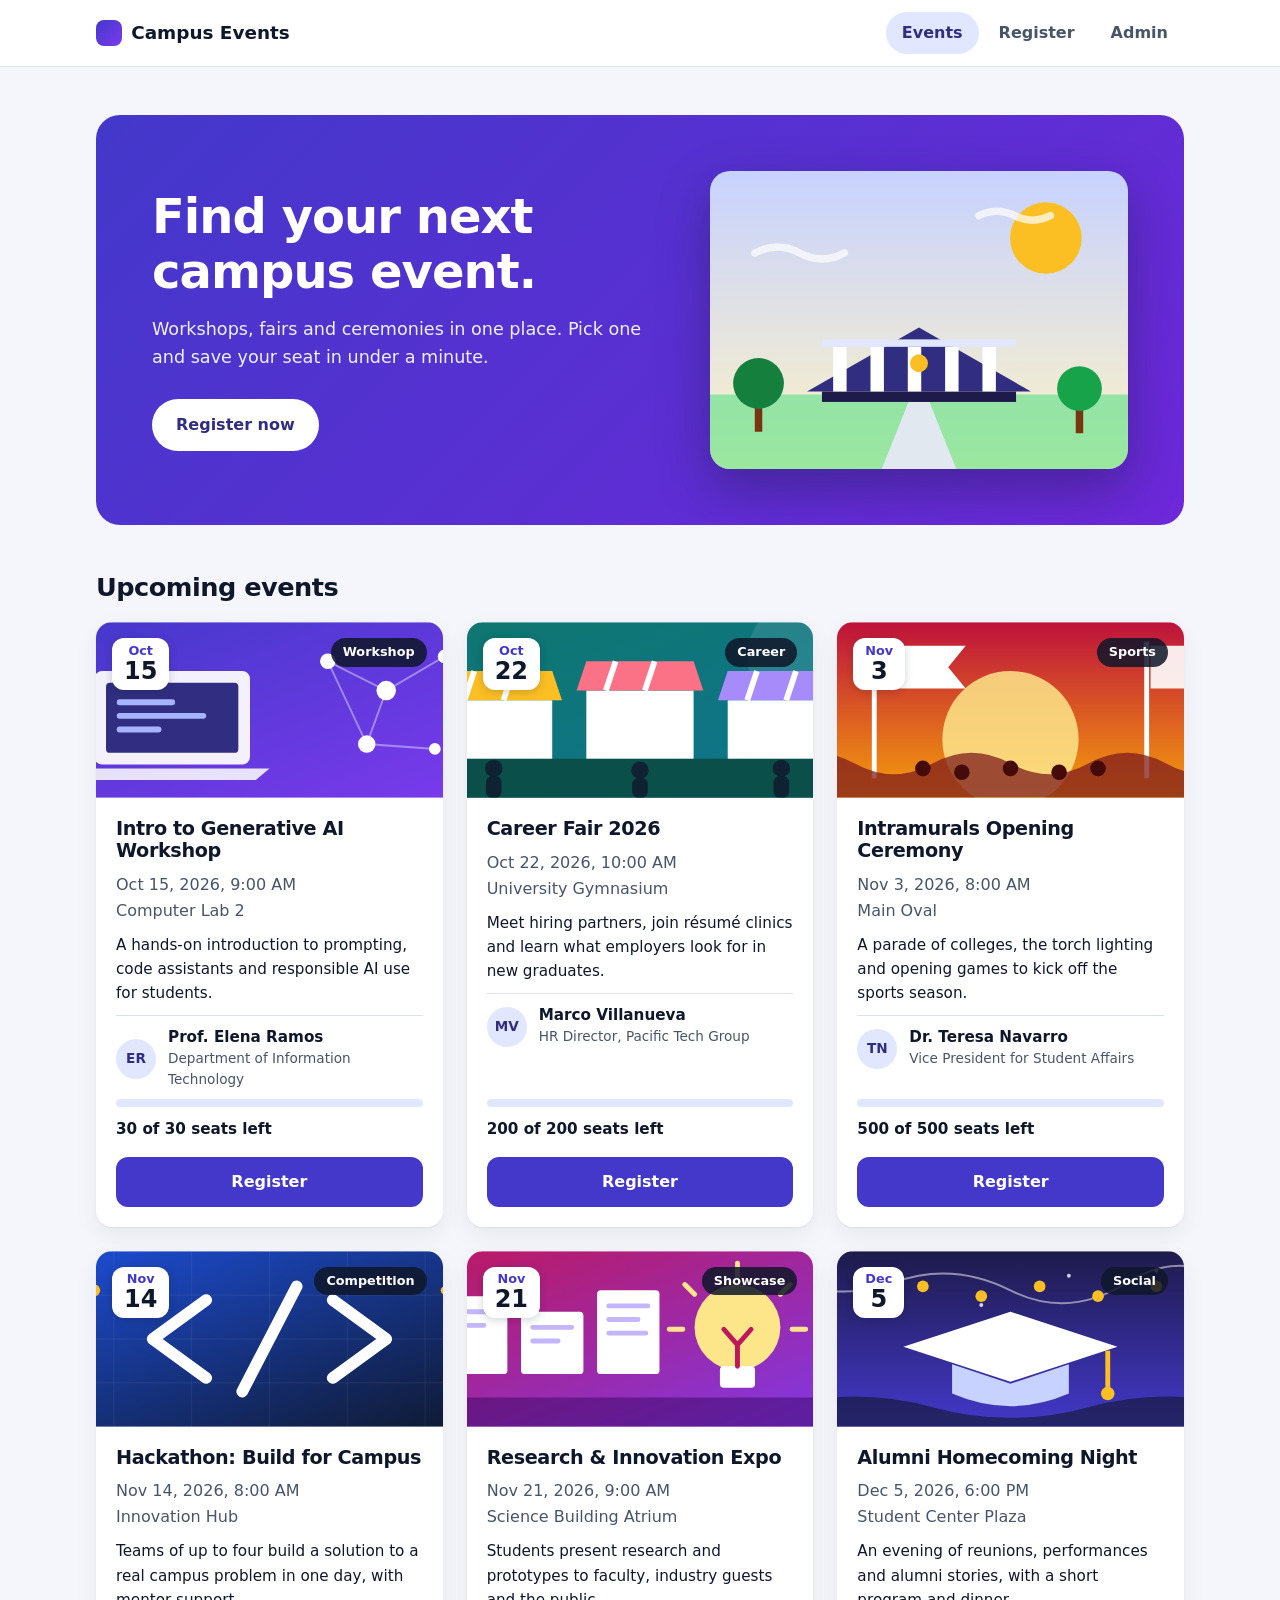
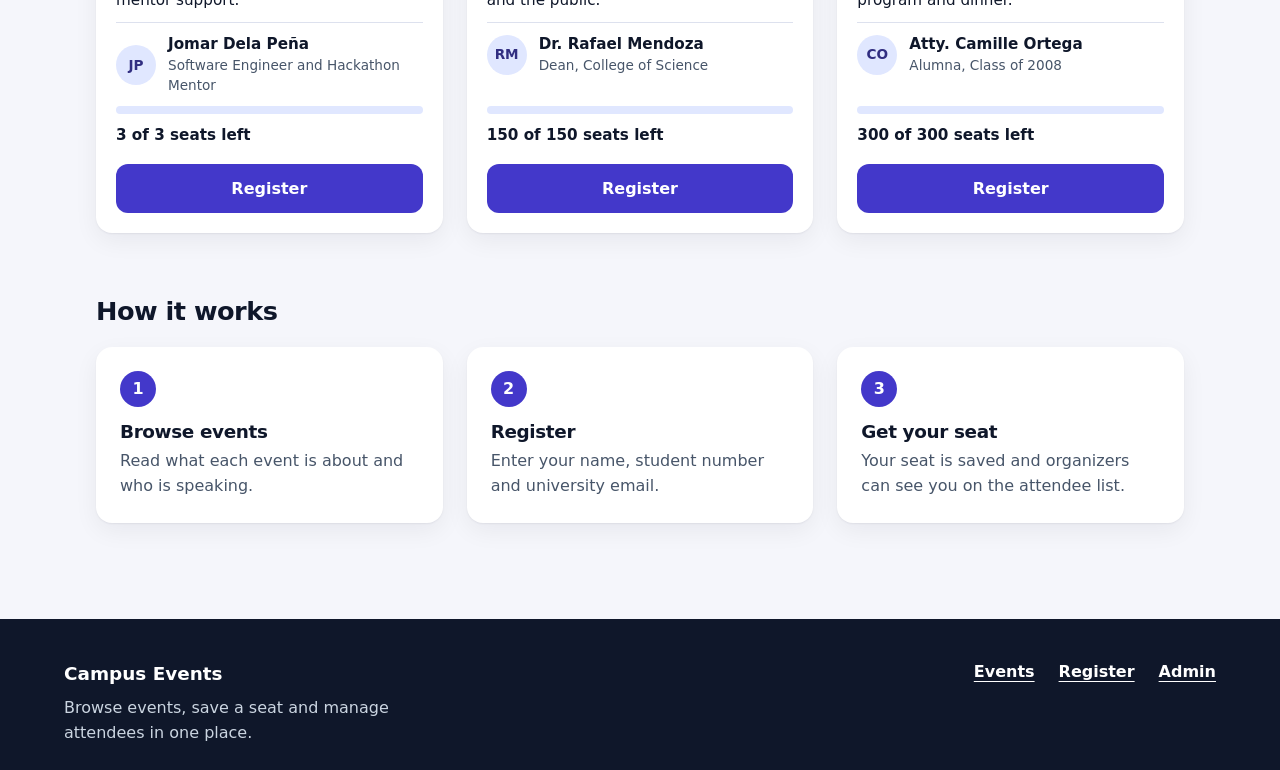
<file: campus-events-lab/repo/frontend/index.html>
<!DOCTYPE html>
<html lang="en">
<head>
  <meta charset="UTF-8">
  <meta name="viewport" content="width=device-width, initial-scale=1">
  <title>Upcoming events | Campus Events</title>
  <link rel="stylesheet" href="styles.css">
</head>
<body data-page="events">
  <a class="skip-link" href="#main-content">Skip to main content</a>
  <header class="site-header">
    <div class="bar">
      <a class="brand" href="index.html" aria-label="Campus Events home"><span class="logo" aria-hidden="true"></span>Campus Events</a>
      <nav aria-label="Primary"><ul><li><a href="index.html" aria-current="page">Events</a></li><li><a href="register.html">Register</a></li><li><a href="attendees.html">Admin</a></li></ul></nav>
    </div>
  </header>
  <main id="main-content">
    <section class="hero" aria-labelledby="page-title">
      <div class="hero-text">
        <h1 id="page-title">Find your next campus event.</h1>
        <p>Workshops, fairs and ceremonies in one place. Pick one and save your seat in under a minute.</p>
        <a class="cta" href="register.html">Register now</a>
      </div>
      <img src="images/hero.svg" alt="Illustration of a university building with columns, trees and a sunny sky">
    </section>
    <section aria-labelledby="catalog-title">
      <h2 id="catalog-title">Upcoming events</h2>
      <div id="event-list" class="event-grid" aria-live="polite"></div>
    </section>
    <section class="how" aria-labelledby="how-title">
      <h2 id="how-title">How it works</h2>
      <ol class="steps">
        <li><h3>Browse events</h3><p>Read what each event is about and who is speaking.</p></li>
        <li><h3>Register</h3><p>Enter your name, student number and university email.</p></li>
        <li><h3>Get your seat</h3><p>Your seat is saved and organizers can see you on the attendee list.</p></li>
      </ol>
    </section>
  </main>
  <footer class="site-footer">
    <div class="footer-inner">
      <div>
        <p class="footer-brand">Campus Events</p>
        <p>Browse events, save a seat and manage attendees in one place.</p>
      </div>
      <nav aria-label="Footer">
        <ul>
          <li><a href="index.html">Events</a></li>
          <li><a href="register.html">Register</a></li>
          <li><a href="attendees.html">Admin</a></li>
        </ul>
      </nav>
    </div>
  </footer>
  <script src="app.js"></script>
</body>
</html>
</file>
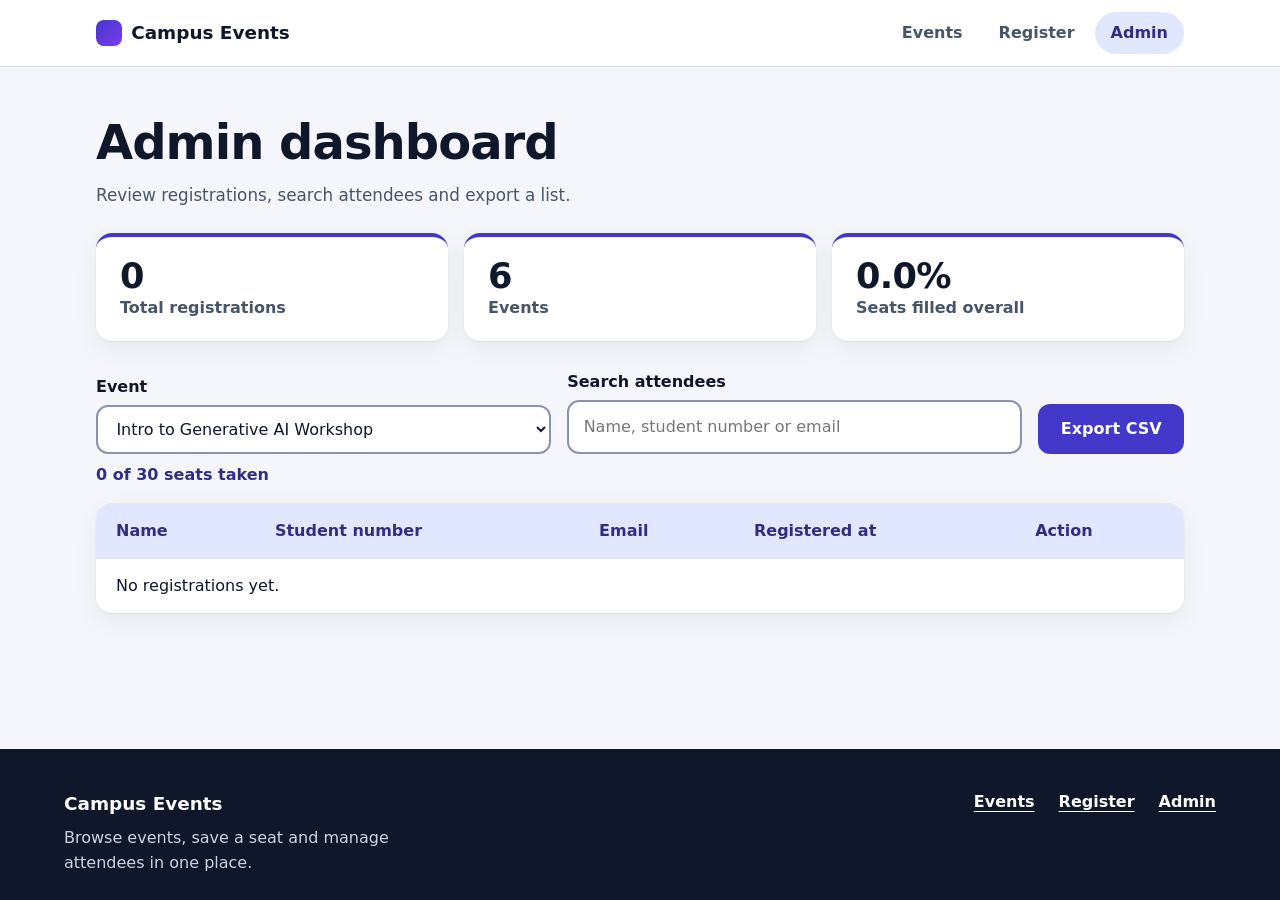
<file: campus-events-lab/repo/frontend/attendees.html>
<!DOCTYPE html>
<html lang="en">
<head>
  <meta charset="UTF-8">
  <meta name="viewport" content="width=device-width, initial-scale=1">
  <title>Registered attendees | Campus Events</title>
  <link rel="stylesheet" href="styles.css">
</head>
<body data-page="attendees">
  <a class="skip-link" href="#main-content">Skip to main content</a>
  <header class="site-header">
    <div class="bar">
      <a class="brand" href="index.html" aria-label="Campus Events home"><span class="logo" aria-hidden="true"></span>Campus Events</a>
      <nav aria-label="Primary"><ul><li><a href="index.html">Events</a></li><li><a href="register.html">Register</a></li><li><a href="attendees.html" aria-current="page">Admin</a></li></ul></nav>
    </div>
  </header>
  <main id="main-content">

    <section id="admin-panel" aria-labelledby="panel-title">
      <div class="panel-head">
        <div>
          <h1 id="panel-title">Admin dashboard</h1>
          <p class="lead">Review registrations, search attendees and export a list.</p>
        </div>
      </div>
      <ul class="stats" aria-label="Summary">
        <li><strong id="stat-total">0</strong><span>Total registrations</span></li>
        <li><strong id="stat-events">0</strong><span>Events</span></li>
        <li><strong id="stat-fill">0%</strong><span>Seats filled overall</span></li>
      </ul>
      <div class="toolbar">
        <div class="field"><label for="admin-event">Event</label>
          <select id="admin-event" aria-label="Choose event to view attendees"></select></div>
        <div class="field"><label for="admin-search">Search attendees</label>
          <input id="admin-search" type="search" placeholder="Name, student number or email" aria-label="Search attendees by name, student number or email"></div>
        <button type="button" id="export">Export CSV</button>
      </div>
      <p id="attendee-count" class="count" role="status"></p>
      <div class="table-wrap">
        <table>
          <caption class="visually-hidden">Attendees registered for the selected event</caption>
          <thead><tr><th scope="col">Name</th><th scope="col">Student number</th><th scope="col">Email</th><th scope="col">Registered at</th><th scope="col">Action</th></tr></thead>
          <tbody id="attendee-rows"></tbody>
        </table>
      </div>
    </section>
  </main>
  <footer class="site-footer">
    <div class="footer-inner">
      <div>
        <p class="footer-brand">Campus Events</p>
        <p>Browse events, save a seat and manage attendees in one place.</p>
      </div>
      <nav aria-label="Footer">
        <ul>
          <li><a href="index.html">Events</a></li>
          <li><a href="register.html">Register</a></li>
          <li><a href="attendees.html">Admin</a></li>
        </ul>
      </nav>
    </div>
  </footer>
  <script src="app.js"></script>
</body>
</html>
</file>
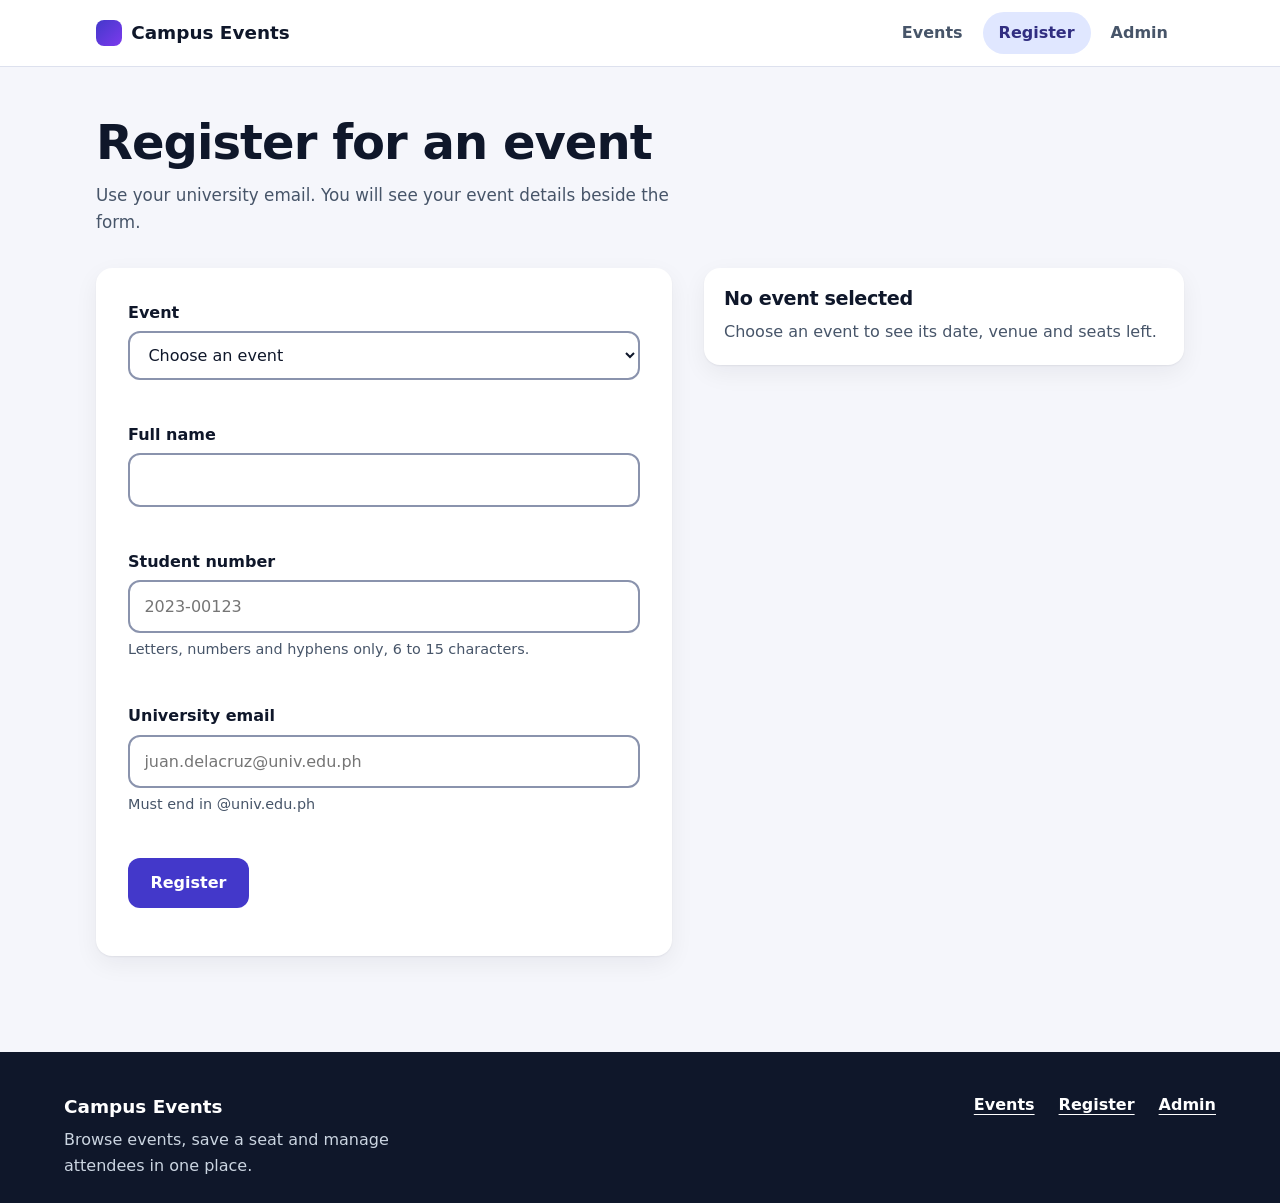
<file: campus-events-lab/repo/frontend/register.html>
<!DOCTYPE html>
<html lang="en">
<head>
  <meta charset="UTF-8">
  <meta name="viewport" content="width=device-width, initial-scale=1">
  <title>Register | Campus Events</title>
  <link rel="stylesheet" href="styles.css">
</head>
<body data-page="register">
  <a class="skip-link" href="#main-content">Skip to main content</a>
  <header class="site-header">
    <div class="bar">
      <a class="brand" href="index.html" aria-label="Campus Events home"><span class="logo" aria-hidden="true"></span>Campus Events</a>
      <nav aria-label="Primary"><ul><li><a href="index.html">Events</a></li><li><a href="register.html" aria-current="page">Register</a></li><li><a href="attendees.html">Admin</a></li></ul></nav>
    </div>
  </header>
  <main id="main-content">
    <section aria-labelledby="page-title">
      <h1 id="page-title">Register for an event</h1>
      <p class="lead">Use your university email. You will see your event details beside the form.</p>
      <div class="split">
        <form id="register-form" novalidate>
          <div class="field">
            <label for="event-select">Event</label>
            <select id="event-select" name="event" aria-label="Select an event" aria-describedby="event-error" required></select>
            <p class="error" id="event-error" role="alert"></p>
          </div>
          <div class="field">
            <label for="full-name">Full name</label>
            <input id="full-name" name="fullName" type="text" autocomplete="name" aria-label="Full name" aria-describedby="name-error" required>
            <p class="error" id="name-error" role="alert"></p>
          </div>
          <div class="field">
            <label for="student-number">Student number</label>
            <input id="student-number" name="studentNumber" type="text" autocomplete="off" placeholder="2023-00123" aria-label="Student number" aria-describedby="sn-hint sn-error" required>
            <p class="hint" id="sn-hint">Letters, numbers and hyphens only, 6 to 15 characters.</p>
            <p class="error" id="sn-error" role="alert"></p>
          </div>
          <div class="field">
            <label for="email">University email</label>
            <input id="email" name="email" type="email" autocomplete="email" placeholder="juan.delacruz@univ.edu.ph" aria-label="University email address" aria-describedby="email-hint email-error" required>
            <p class="hint" id="email-hint">Must end in @univ.edu.ph</p>
            <p class="error" id="email-error" role="alert"></p>
          </div>
          <button type="submit">Register</button>
          <p id="form-status" class="status" role="status"></p>
        </form>
        <aside aria-label="Selected event details">
          <article id="event-summary" class="event" aria-live="polite"></article>
        </aside>
      </div>
    </section>
  </main>

  <dialog id="success-dialog" class="modal" aria-labelledby="success-title" aria-describedby="success-text">
    <div class="modal-body">
      <div class="check" aria-hidden="true">
        <svg viewBox="0 0 24 24" width="36" height="36" fill="none" stroke="currentColor" stroke-width="3" stroke-linecap="round" stroke-linejoin="round"><path d="M5 12.5l4.5 4.5L19 7.5"/></svg>
      </div>
      <h2 id="success-title">You are registered!</h2>
      <p id="success-text"></p>
      <button type="button" id="success-close">Done</button>
    </div>
  </dialog>
  <footer class="site-footer">
    <div class="footer-inner">
      <div>
        <p class="footer-brand">Campus Events</p>
        <p>Browse events, save a seat and manage attendees in one place.</p>
      </div>
      <nav aria-label="Footer">
        <ul>
          <li><a href="index.html">Events</a></li>
          <li><a href="register.html">Register</a></li>
          <li><a href="attendees.html">Admin</a></li>
        </ul>
      </nav>
    </div>
  </footer>
  <script src="app.js"></script>
</body>
</html>
</file>
<file: campus-events-lab/repo/frontend/styles.css>
/* Contrast (all >= 4.5:1, computed): ink #0f172a on white 17.9:1; muted #475569 on white 7.6:1; white on indigo #4338ca 7.9:1;
   #312e81 on #e0e7ff 9.3:1; error #b91c1c on white 6.5:1; ok #166534 on white 7.1:1; white on hero gradient end #6d28d9 7.1:1 */
:root {
  --ink: #0f172a; --muted: #475569; --bg: #f5f6fb; --card: #ffffff; --line: #dde1ee;
  --brand: #4338ca; --brand-dark: #3730a3; --tint: #e0e7ff; --tint-ink: #312e81;
  --error: #b91c1c; --ok: #166534; --radius: 16px;
  --shadow: 0 1px 2px rgba(15, 23, 42, .06), 0 8px 24px rgba(15, 23, 42, .06);
}
* { box-sizing: border-box; }
html { scroll-behavior: smooth; }
body { margin: 0; font-family: "Segoe UI", system-ui, -apple-system, "Helvetica Neue", sans-serif; color: var(--ink); background: var(--bg); line-height: 1.6; }
h1, h2, h3 { line-height: 1.15; letter-spacing: -.02em; margin: 0; }
h1 { font-size: clamp(2rem, 5vw, 3rem); }
h2 { font-size: 1.6rem; margin-bottom: 1.25rem; }
a { color: var(--brand); }
:focus-visible { outline: 3px solid var(--brand); outline-offset: 3px; }

.skip-link { position: absolute; left: -999px; top: 0; background: var(--ink); color: #fff; padding: .6rem 1rem; border-radius: 0 0 8px 0; }
.skip-link:focus { left: 0; z-index: 20; }
.visually-hidden { position: absolute; width: 1px; height: 1px; overflow: hidden; clip: rect(0 0 0 0); white-space: nowrap; }

.site-header { position: sticky; top: 0; z-index: 10; background: rgba(255, 255, 255, .92); backdrop-filter: blur(10px); border-bottom: 1px solid var(--line); }
.bar { max-width: 72rem; margin: 0 auto; padding: .75rem clamp(1rem, 4vw, 2rem); display: flex; flex-wrap: wrap; gap: .75rem; align-items: center; justify-content: space-between; }
.brand { display: inline-flex; align-items: center; gap: .6rem; font-weight: 800; font-size: 1.15rem; color: var(--ink); text-decoration: none; }
.logo { width: 1.6rem; height: 1.6rem; border-radius: 8px; background: linear-gradient(135deg, #4338ca, #7c3aed); }
nav ul { list-style: none; display: flex; flex-wrap: wrap; gap: .25rem; margin: 0; padding: 0; }
nav a { display: block; padding: .5rem 1rem; border-radius: 999px; color: var(--muted); font-weight: 600; text-decoration: none; }
nav a:hover { background: var(--bg); color: var(--ink); }
nav a[aria-current="page"] { background: var(--tint); color: var(--tint-ink); }

main { max-width: 72rem; margin: 0 auto; padding: clamp(1.5rem, 4vw, 3rem) clamp(1rem, 4vw, 2rem) 4rem; }
.lead { color: var(--muted); max-width: 58ch; margin: .75rem 0 2rem; font-size: 1.05rem; }

.hero { background: linear-gradient(135deg, #4338ca 0%, #6d28d9 100%); color: #fff; border-radius: 24px; padding: clamp(2rem, 6vw, 4.5rem); margin-bottom: 3rem; position: relative; overflow: hidden; }
.hero::after { content: ""; position: absolute; right: -4rem; top: -4rem; width: 20rem; height: 20rem; border-radius: 50%; background: rgba(255, 255, 255, .1); }
.hero h1 { max-width: 16ch; position: relative; z-index: 1; }
.hero p { max-width: 48ch; margin: 1rem 0 1.75rem; font-size: 1.1rem; color: #eef0ff; position: relative; z-index: 1; }
.hero .cta { position: relative; z-index: 1; }
.cta { display: inline-block; background: #fff; color: var(--tint-ink); font-weight: 700; padding: .8rem 1.5rem; border-radius: 999px; text-decoration: none; }
.cta:hover { background: var(--tint); }
.hero :focus-visible { outline-color: #fff; }

.event-grid { display: grid; gap: 1.5rem; grid-template-columns: repeat(auto-fill, minmax(17rem, 1fr)); }
article.event { background: var(--card); border-radius: var(--radius); box-shadow: var(--shadow); overflow: hidden; display: flex; flex-direction: column; }
.media { position: relative; }
.media img { display: block; width: 100%; height: 10rem; object-fit: cover; }
.date { position: absolute; left: 1rem; top: 1rem; margin: 0; background: #fff; color: var(--ink); border-radius: 12px; padding: .35rem .75rem; text-align: center; line-height: 1.1; box-shadow: 0 2px 8px rgba(15, 23, 42, .2); }
.date span { display: block; font-size: .8rem; font-weight: 700; color: var(--brand); }
.date strong { font-size: 1.5rem; }
article.event .body { padding: 1.25rem; display: flex; flex-direction: column; gap: .6rem; flex: 1; }
article.event h3 { font-size: 1.2rem; }
.meta { margin: 0; color: var(--muted); }
progress { appearance: none; -webkit-appearance: none; width: 100%; height: .5rem; border: 0; border-radius: 99px; background: var(--tint); overflow: hidden; margin-top: auto; }
progress::-webkit-progress-bar { background: var(--tint); }
progress::-webkit-progress-value { background: var(--brand); }
progress::-moz-progress-bar { background: var(--brand); }
.seats { margin: 0; font-weight: 600; font-size: .95rem; }
.seats.full { color: var(--error); }

button, .btn { display: inline-block; font: inherit; font-weight: 700; text-align: center; text-decoration: none; cursor: pointer; border: 0; border-radius: 12px; padding: .75rem 1.4rem; background: var(--brand); color: #fff; }
button:hover, .btn:hover { background: var(--brand-dark); }
button:disabled { background: #e2e5f0; color: #3b4357; cursor: not-allowed; }
article.event .btn, article.event button { margin-top: .4rem; }

.split { display: grid; gap: 2rem; grid-template-columns: minmax(0, 1.2fr) minmax(0, 1fr); align-items: start; }
@media (max-width: 52rem) { .split { grid-template-columns: 1fr; } }
form { background: var(--card); border-radius: var(--radius); box-shadow: var(--shadow); padding: clamp(1.25rem, 3vw, 2rem); }
.field { margin-bottom: 1.25rem; }
.field.inline { display: flex; gap: .75rem; align-items: center; flex-wrap: wrap; margin-bottom: 1rem; }
label { display: block; font-weight: 700; margin-bottom: .35rem; }
.field.inline label { margin: 0; }
input, select { width: 100%; padding: .75rem .9rem; border: 2px solid #8a93ad; border-radius: 12px; font: inherit; background: #fff; color: var(--ink); }
input:focus, select:focus { border-color: var(--brand); outline-offset: 2px; }
.field.inline select { width: auto; min-width: 18rem; max-width: 100%; }
.hint { margin: .3rem 0 0; color: var(--muted); font-size: .9rem; }
.error { margin: .3rem 0 0; color: var(--error); font-size: .9rem; min-height: 1.2em; }
.status { margin: 1rem 0 0; font-weight: 700; }
.status.ok { color: var(--ok); }
.status.bad { color: var(--error); }

.count { font-weight: 700; color: var(--tint-ink); margin: 0 0 1rem; }
.table-wrap { overflow-x: auto; background: var(--card); border-radius: var(--radius); box-shadow: var(--shadow); }
table { width: 100%; border-collapse: collapse; min-width: 32rem; }
th, td { text-align: left; padding: .9rem 1.25rem; border-bottom: 1px solid var(--line); }
th { background: var(--tint); color: var(--tint-ink); font-weight: 700; }
tbody tr:last-child td { border-bottom: 0; }

.site-footer { border-top: 1px solid var(--line); padding: 1.5rem; text-align: center; color: var(--muted); }
.site-footer p { margin: 0; }
@media (prefers-reduced-motion: reduce) { html { scroll-behavior: auto; } * { transition: none !important; animation: none !important; } }

/* ---- v3: images, hero, admin dashboard ---- */
[hidden] { display: none !important; }
.hero { display: grid; grid-template-columns: 1.1fr .9fr; gap: clamp(1.5rem, 4vw, 3rem); align-items: center; padding: clamp(1.75rem, 5vw, 3.5rem); }
.hero::after { display: none; }
.hero-text { position: relative; z-index: 1; }
.hero img { display: block; width: 100%; height: auto; border-radius: 20px; box-shadow: 0 20px 50px rgba(15, 23, 42, .35); }
@media (max-width: 52rem) { .hero { grid-template-columns: 1fr; } }
article.event { transition: transform .2s, box-shadow .2s; }
article.event:hover { transform: translateY(-3px); box-shadow: 0 2px 4px rgba(15, 23, 42, .08), 0 16px 36px rgba(15, 23, 42, .12); }
.media img { height: 11rem; }
.site-footer { background: var(--ink); color: #cbd5e1; border: 0; }

.login-wrap { display: grid; place-items: center; min-height: 55vh; }
.login-card { width: 100%; max-width: 26rem; background: var(--card); border-radius: var(--radius); box-shadow: var(--shadow); padding: clamp(1.5rem, 4vw, 2.25rem); }
.login-card h1 { font-size: 1.8rem; }
.login-card .lead { margin: .5rem 0 1.5rem; }
.panel-head { display: flex; flex-wrap: wrap; gap: 1rem; justify-content: space-between; align-items: flex-start; }
.panel-head .lead { margin-bottom: 1.5rem; }
.stats { list-style: none; margin: 0 0 1.75rem; padding: 0; display: grid; gap: 1rem; grid-template-columns: repeat(auto-fit, minmax(12rem, 1fr)); }
.stats li { background: var(--card); border-radius: var(--radius); box-shadow: var(--shadow); padding: 1.25rem 1.5rem; border-top: 4px solid var(--brand); }
.stats strong { display: block; font-size: 2.2rem; line-height: 1.1; letter-spacing: -.02em; }
.stats span { color: var(--muted); font-weight: 600; }
.toolbar { display: flex; flex-wrap: wrap; gap: 1rem; align-items: flex-end; margin-bottom: .5rem; }
.toolbar .field { margin: 0; flex: 1 1 14rem; }
.toolbar button { margin-bottom: 0; }
.ghost { background: #fff; color: var(--brand); border: 2px solid var(--brand); }
.ghost:hover { background: var(--tint); color: var(--tint-ink); }
.danger { background: #fff; color: var(--error); border: 2px solid var(--error); padding: .4rem .9rem; border-radius: 10px; }
.danger:hover { background: #fee2e2; }
tbody tr:hover td { background: #f8f9ff; }

/* ---- v4: balanced 6-card grid, sticky footer, no admin gate ---- */
body { min-height: 100vh; display: flex; flex-direction: column; }
main { width: 100%; flex: 1; }
.event-grid { grid-template-columns: repeat(3, minmax(0, 1fr)); }
@media (max-width: 62rem) { .event-grid { grid-template-columns: repeat(2, minmax(0, 1fr)); } }
@media (max-width: 40rem) { .event-grid { grid-template-columns: 1fr; } }

.site-footer { margin-top: 2rem; padding: 2.5rem clamp(1rem, 4vw, 2rem) 1.5rem; text-align: left; background: var(--ink); color: #cbd5e1; }
.footer-inner { max-width: 72rem; margin: 0 auto; display: flex; flex-wrap: wrap; gap: 1.5rem 3rem; justify-content: space-between; align-items: flex-start; padding-bottom: 1.5rem; border-bottom: 1px solid #334155; }
.footer-inner p { margin: 0; max-width: 34ch; }
.footer-inner .footer-brand { color: #fff; font-weight: 800; font-size: 1.15rem; margin-bottom: .4rem; }
.site-footer nav ul { list-style: none; margin: 0; padding: 0; display: flex; gap: 1.5rem; flex-wrap: wrap; }
.site-footer nav a { color: #fff; padding: 0; background: none; font-weight: 600; text-decoration: underline; text-underline-offset: 4px; }
.site-footer nav a:hover { color: #c7d2fe; background: none; }
.site-footer :focus-visible { outline-color: #fff; }
.footer-note { max-width: 72rem; margin: 1.25rem auto 0; font-size: .9rem; color: #94a3b8; }

/* ---- v5: card details, steps ---- */
.tag { position: absolute; right: 1rem; top: 1rem; margin: 0; background: rgba(15, 23, 42, .85); color: #fff; font-size: .8rem; font-weight: 700; padding: .25rem .75rem; border-radius: 999px; }
.about { margin: 0; font-size: .95rem; }
.speaker { display: flex; gap: .75rem; align-items: center; padding-top: .75rem; border-top: 1px solid var(--line); }
.speaker p { margin: 0; line-height: 1.3; }
.speaker strong { display: block; font-size: .95rem; }
.speaker p span { color: var(--muted); font-size: .85rem; }
.avatar { flex: none; width: 2.5rem; height: 2.5rem; border-radius: 50%; background: var(--tint); color: var(--tint-ink); font-weight: 800; font-size: .85rem; display: grid; place-items: center; }
.how { margin-top: 4rem; }
.steps { list-style: none; counter-reset: step; margin: 0; padding: 0; display: grid; gap: 1.5rem; grid-template-columns: repeat(auto-fit, minmax(15rem, 1fr)); }
.steps li { counter-increment: step; background: var(--card); border-radius: var(--radius); box-shadow: var(--shadow); padding: 1.5rem; }
.steps li::before { content: counter(step); display: grid; place-items: center; width: 2.25rem; height: 2.25rem; border-radius: 50%; background: var(--brand); color: #fff; font-weight: 800; margin-bottom: .9rem; }
.steps h3 { font-size: 1.15rem; margin-bottom: .35rem; }
.steps p { margin: 0; color: var(--muted); }

/* ---- v6: footer cleanup, success popup ---- */
.footer-inner { border-bottom: 0; padding-bottom: 0; }
.modal { border: 0; border-radius: 20px; padding: 0; width: calc(100% - 2rem); max-width: 26rem; color: var(--ink); box-shadow: 0 30px 80px rgba(15, 23, 42, .4); animation: pop .25s ease-out; }
.modal::backdrop { background: rgba(15, 23, 42, .6); backdrop-filter: blur(3px); }
.modal-body { padding: 2.25rem 2rem 2rem; text-align: center; }
.check { width: 4.5rem; height: 4.5rem; margin: 0 auto 1.25rem; border-radius: 50%; background: #dcfce7; color: var(--ok); display: grid; place-items: center; }
.modal h2 { margin: 0 0 .5rem; font-size: 1.6rem; }
.modal p { margin: 0 0 1.5rem; color: var(--muted); }
@keyframes pop { from { transform: scale(.92); opacity: 0; } to { transform: scale(1); opacity: 1; } }
</file>
